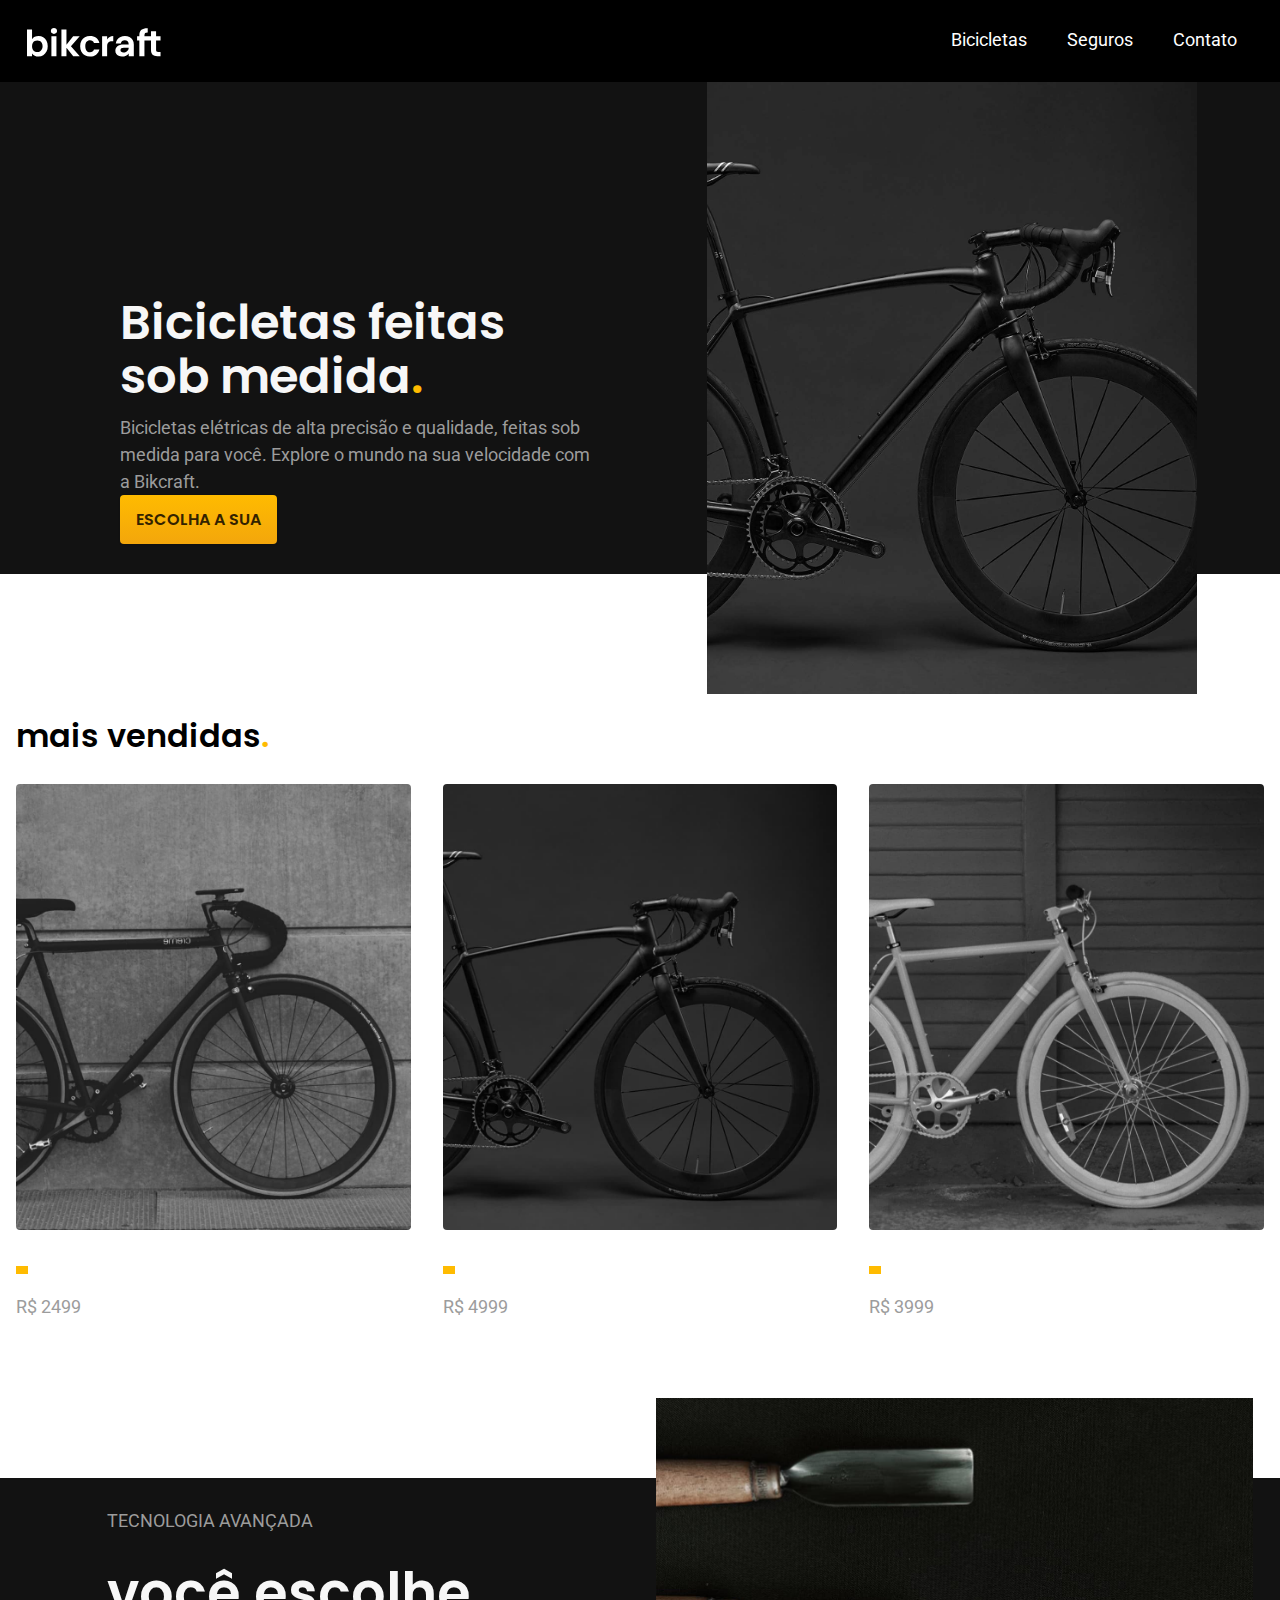
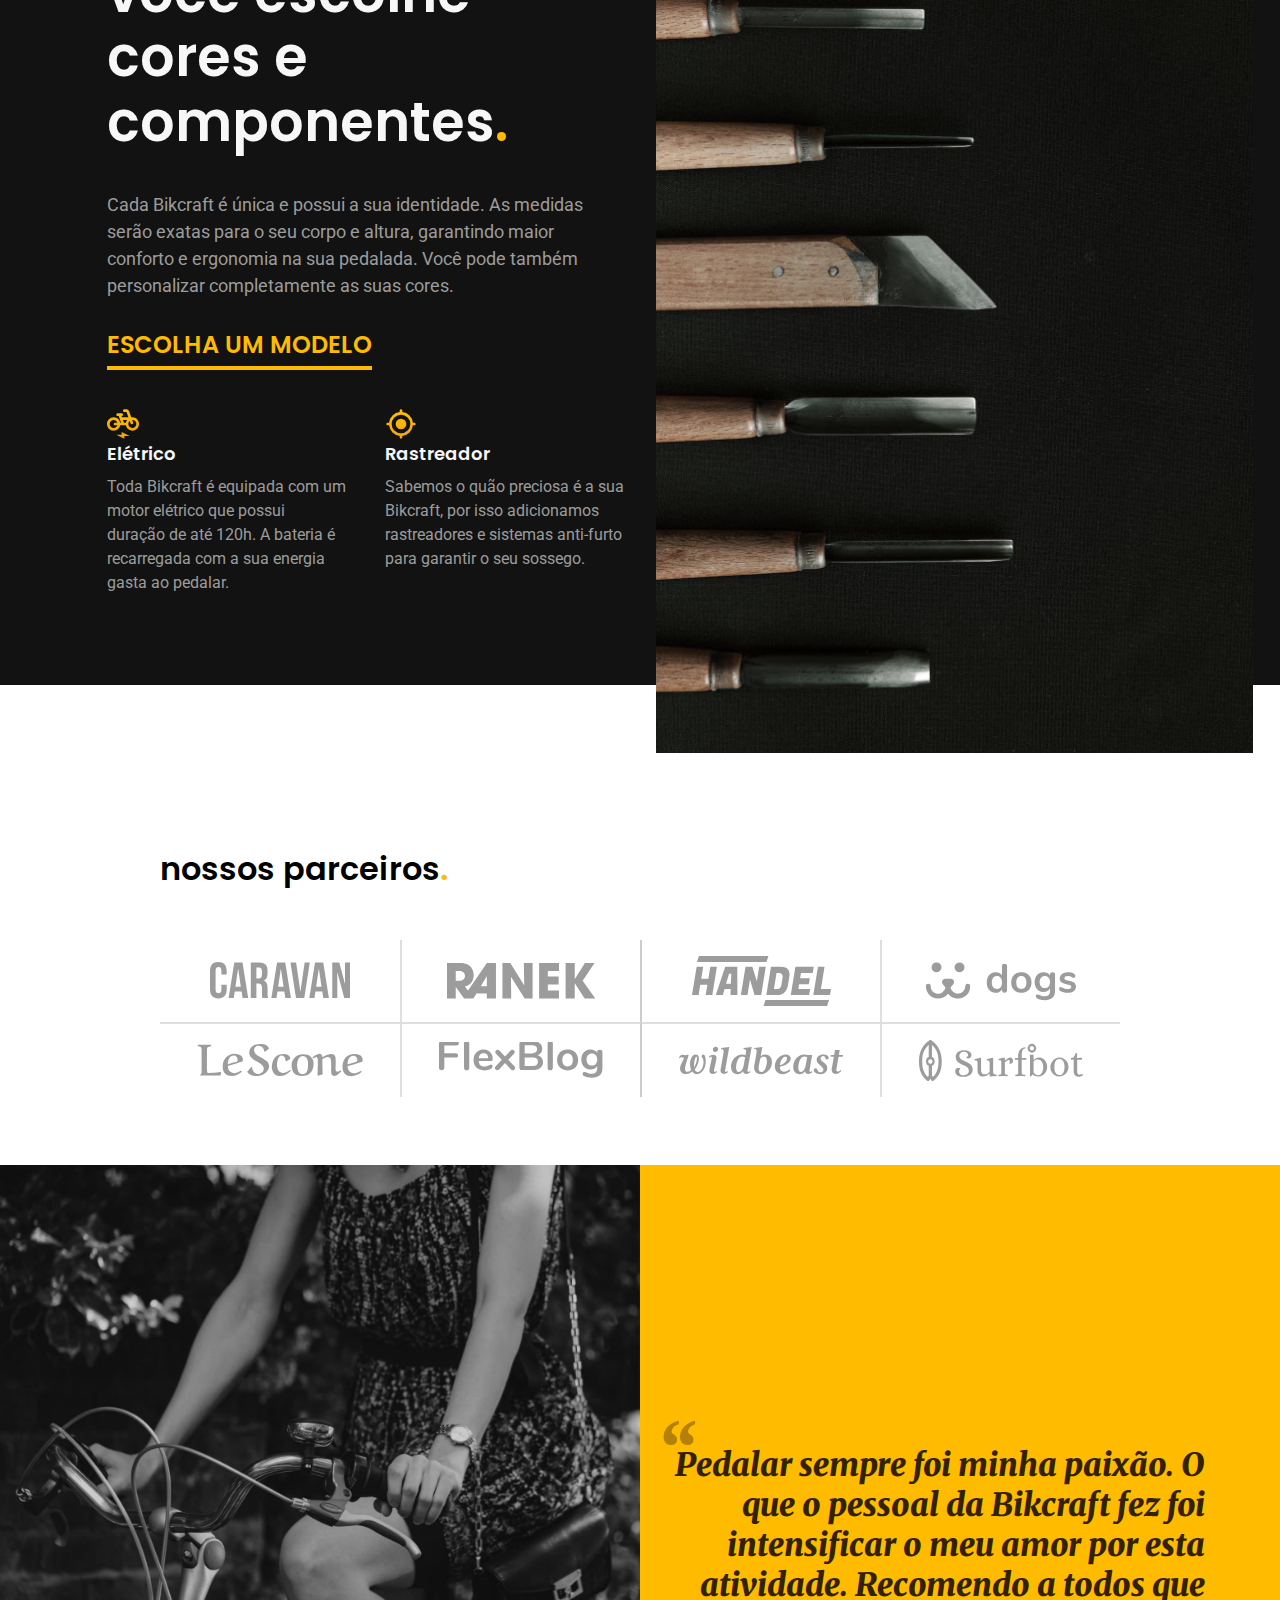
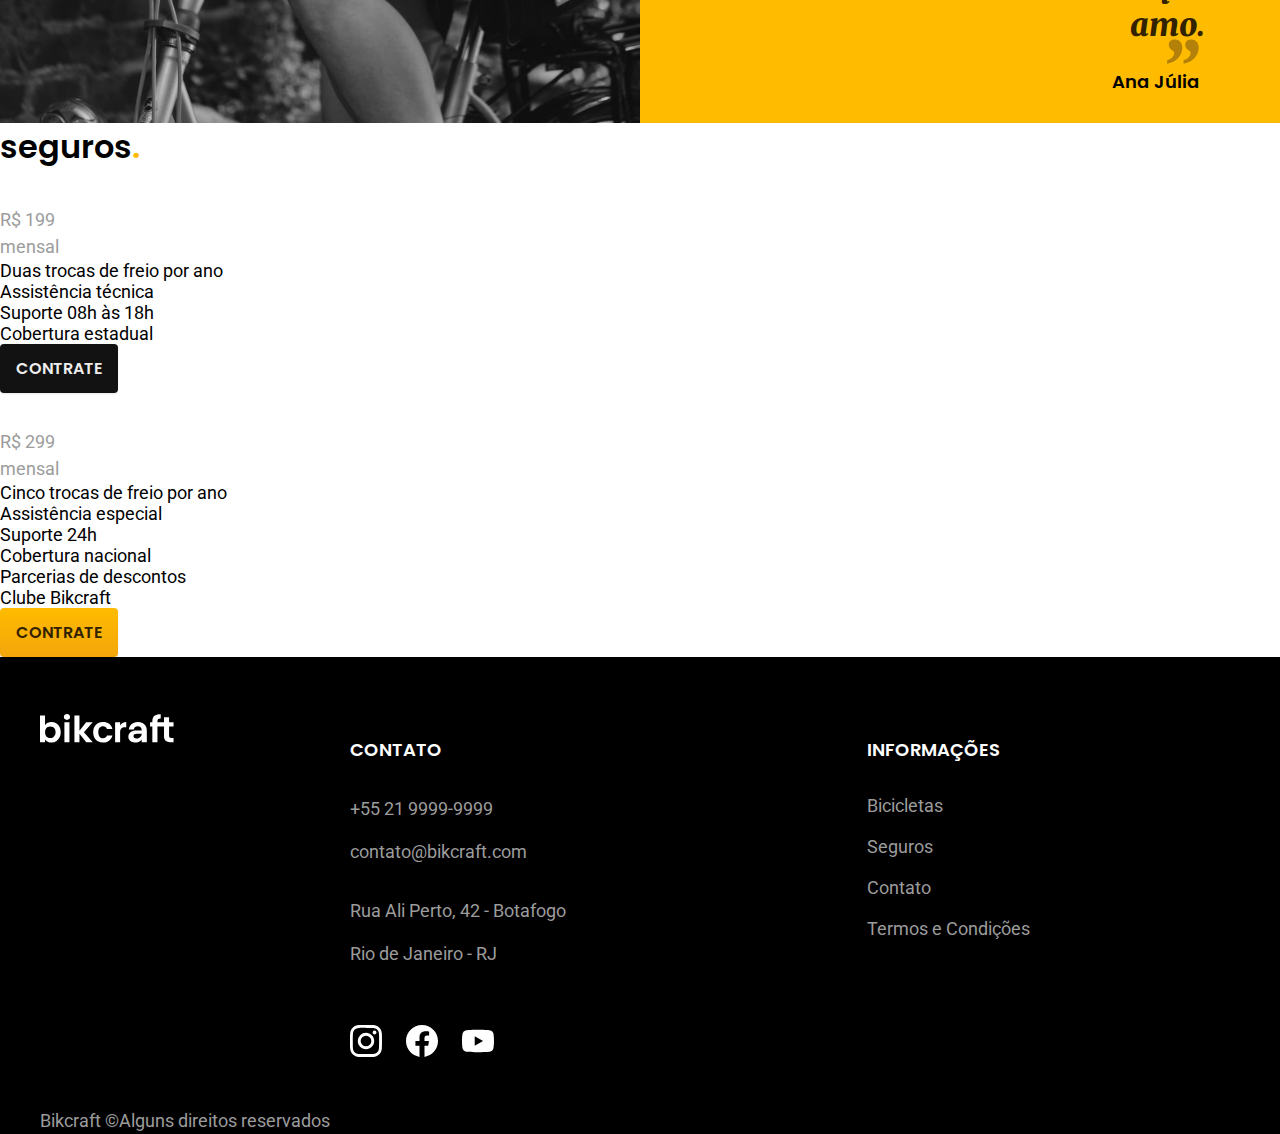
<file: index.html>
<!DOCTYPE html>
<html lang="en">
<head>
    <meta charset="UTF-8">
    <meta name="viewport" content="width=device-width, initial-scale=1.0">
    <meta name="description" content="Bike Craft - Origamid's HTML5 and CSS3 course final project solution by Gillian Oliveira.">
    <title>BikCraft Store</title>
    <link rel="preconnect" href="https://fonts.googleapis.com">
    <link rel="preconnect" href="https://fonts.gstatic.com" crossorigin>
    <link href="https://fonts.googleapis.com/css2?family=Roboto:wght@400;500&display=swap" rel="stylesheet">
    <link href="https://fonts.googleapis.com/css2?family=Poppins:wght@400;600&display=swap" rel="stylesheet">
    <link href="https://fonts.googleapis.com/css2?family=Merriweather:ital,wght@1,900&display=swap" rel="stylesheet">
    <link rel="stylesheet" href="./assets/css/style.css">
</head>
<body>
    <header>
        <div class="logo-container">
            <img src="./assets/images/bikcraft.svg" width="90" height="29" alt="Bikcraft logo">
        </div>
        <nav>
            <ul>
                <li><a href="./bikes.html">Bicicletas</a></li>
                <li><a href="./src/insurance.html">Seguros</a></li>
                <li><a href="./contact.html">Contato</a></li>
            </ul>
        </nav>
    </header>
    <main>
        <section class="hero">
            <div class="hero__wrapper">
                <div class="hero__content">
                    <h1>Bicicletas feitas sob medida<span class="period">.</span></h1>
                    <p>Bicicletas elétricas de alta precisão e qualidade, feitas sob medida para você. Explore o mundo na sua velocidade com a Bikcraft.</p>
                    <a href="./src/bikes.html" class="btn">Escolha a sua</a>
                </div>            
                <picture class="img-container">
                    <source srcset="./assets/images/home/introducao.jpg" media="(min-width: 800px)">
                    <img src="./assets/images/bikes/nimbus.jpg" alt="Bike Picture">
                </picture> 
            </div>                       
        </section>
        <article class="products">
            <h2>mais vendidas<span class="period">.</span></h2>
            <ul>
                <li>
                    <a href="">
                        <img src="./assets/images/bikes/magic-home.jpg" alt="">
                        <h3>Magic Might</h3>
                        <p>R$ 2499</p>                        
                    </a>                    
                </li>
                <li>
                    <a href="">
                        <img src="./assets/images/bikes/nimbus-home.jpg" alt="">
                        <h3>Nimbus Stark</h3>
                        <p>R$ 4999</p>
                    </a>                    
                </li>
                <li>
                    <a href="">
                        <img src="./assets/images/bikes/nebula-home.jpg" alt="">
                        <h3>Nebula Cosmic</h3>
                        <p>R$ 3999</p>
                    </a>                  
                </li>
            </ul>            
        </article>
        <section class="tech" aria-label="Technology">
            <div class="tech-wrapper">
                <div class="tech_illustration">
                    <img src="./assets/images/home/tecnologia.jpg" alt="">
                </div>            
                <div class="tech__content">
                    <p>Tecnologia Avançada</p>
                    <h2>você escolhe cores e componentes<span class="period">.</span></h2>
                    <p>Cada Bikcraft é única e possui a sua identidade. As medidas serão exatas para o seu corpo e altura, garantindo maior conforto e ergonomia na sua pedalada. Você pode também personalizar completamente as suas cores.</p>
                    <a href="">Escolha um modelo</a>            
                    <div class="tech-type">
                        <div class="tech-type__item">
                            <img src="./assets/images/icons/eletrica.svg" alt="">
                            <p><strong>Elétrico</strong></p>
                            <p>Toda Bikcraft é equipada com um motor elétrico que possui duração de até 120h. A bateria é recarregada com a sua energia gasta ao pedalar.</p>
                        </div> <!--grid-2col__item-->
                        <div class="tech-type__item">
                            <img src="./assets/images/icons/rastreador.svg" alt="">
                            <p><strong>Rastreador</strong></p>
                            <p>Sabemos o quão preciosa é a sua Bikcraft, por isso adicionamos rastreadores e sistemas anti-furto para garantir o seu sossego.</p>
                        </div>             
                    </div>
                </div>
            </div>            
        </section>
        <section class="partners" aria-label="Partners">
            <h2>nossos parceiros<span class="period">.</span></h2>
            <ul>
                <li><img src="./assets/images/partners/caravan.svg" alt=""></li>
                <li><img src="./assets/images/partners/ranek.svg" alt=""></li>
                <li><img src="./assets/images/partners/handel.svg" alt=""></li>
                <li><img src="./assets/images/partners/dogs.svg" alt=""></li>
                <li><img src="./assets/images/partners/lescone.svg" alt=""></li>
                <li><img src="./assets/images/partners/flexblog.svg" alt=""></li>
                <li><img src="./assets/images/partners/wildbeast.svg" alt=""></li>
                <li><img src="./assets/images/partners/surfbot.svg" alt=""></li>
            </ul>                  
        </section>
        <section class="testimonials" aria-label="Testimonial">
            <div class="testimonials__img">
                <img src="./assets/images/home/depoimento.jpg" alt="">
            </div>
            <div class="testimonials__content">
                <blockquote>
                    Pedalar sempre foi minha paixão. O que o pessoal da Bikcraft fez foi intensificar o meu amor por esta atividade. Recomendo a todos que amo.
                </blockquote>
                <span>Ana Júlia</span>
            </div>            
        </section>
    </main>
    <article class="insurance" aria-label="Insurance">
            <h2>seguros<span class="period">.</span></h2>
            <div class="insurance-wrapper">
                <div class="insurance__item">
                    <h3>Prata</h3>
                    <div class="price">
                        <p>R$ 199</p>
                        <p>mensal</p>
                    </div>                
                    <ul>
                        <li>Duas trocas de freio por ano</li>
                        <li>Assistência técnica</li>
                        <li>Suporte 08h às 18h</li>
                        <li>Cobertura estadual</li>
                    </ul>
                    <a href="" class="btn btn-secondary">Contrate</a>
                </div><!--insurance__item-->
                <div class="insurance__item">
                    <h3>Ouro</strong></h3>
                    <div class="price">
                        <p>R$ 299</p>
                        <p>mensal</p>
                    </div>                
                    <ul>
                        <li>Cinco trocas de freio por ano</li>
                        <li>Assistência especial</li>
                        <li>Suporte 24h</li>
                        <li>Cobertura nacional</li>
                        <li>Parcerias de descontos</li>
                        <li>Clube Bikcraft</li>
                    </ul>
                    <a class="btn" href="">Contrate</a>
                </div> <!--insurance__item-->  
            </div>
            
    </article>    
    <footer>
        <div class="footer__content">
            <div class="footer__logo">
                <a href=""><img src="./assets/images/bikcraft.svg" alt=""></a>
            </div>
            <div class="footer__contact">
                <h4>Contato</h4>
                <p>+55 21 9999-9999</p>
                <p>contato@bikcraft.com</p>
                <p>Rua Ali Perto, 42 - Botafogo</p>
                <p>Rio de Janeiro - RJ</p>
            </div> <!--contact-->
            <div class="footer__social">
                <a href=""><img src="./assets/images/social/instagram.svg" alt=""></a>
                <a href=""><img src="./assets/images/social/facebook.svg" alt=""></a>
                <a href=""><img src="./assets/images/social/youtube.svg" alt=""></a>
            </div><!--social-->
            <div class="footer__info">
                <h4>Informações</h4>
                <ul>
                    <li><a href="">Bicicletas</a></li>
                    <li><a href="">Seguros</a></li>
                    <li><a href="">Contato</a></li>
                    <li><a href="">Termos e Condições</a></li>
                </ul>
            </div> 
        </div><!--footer__content-->
              
        <p>Bikcraft &copy;Alguns direitos reservados</p>
    </footer>    
</body>
</html>
</file>
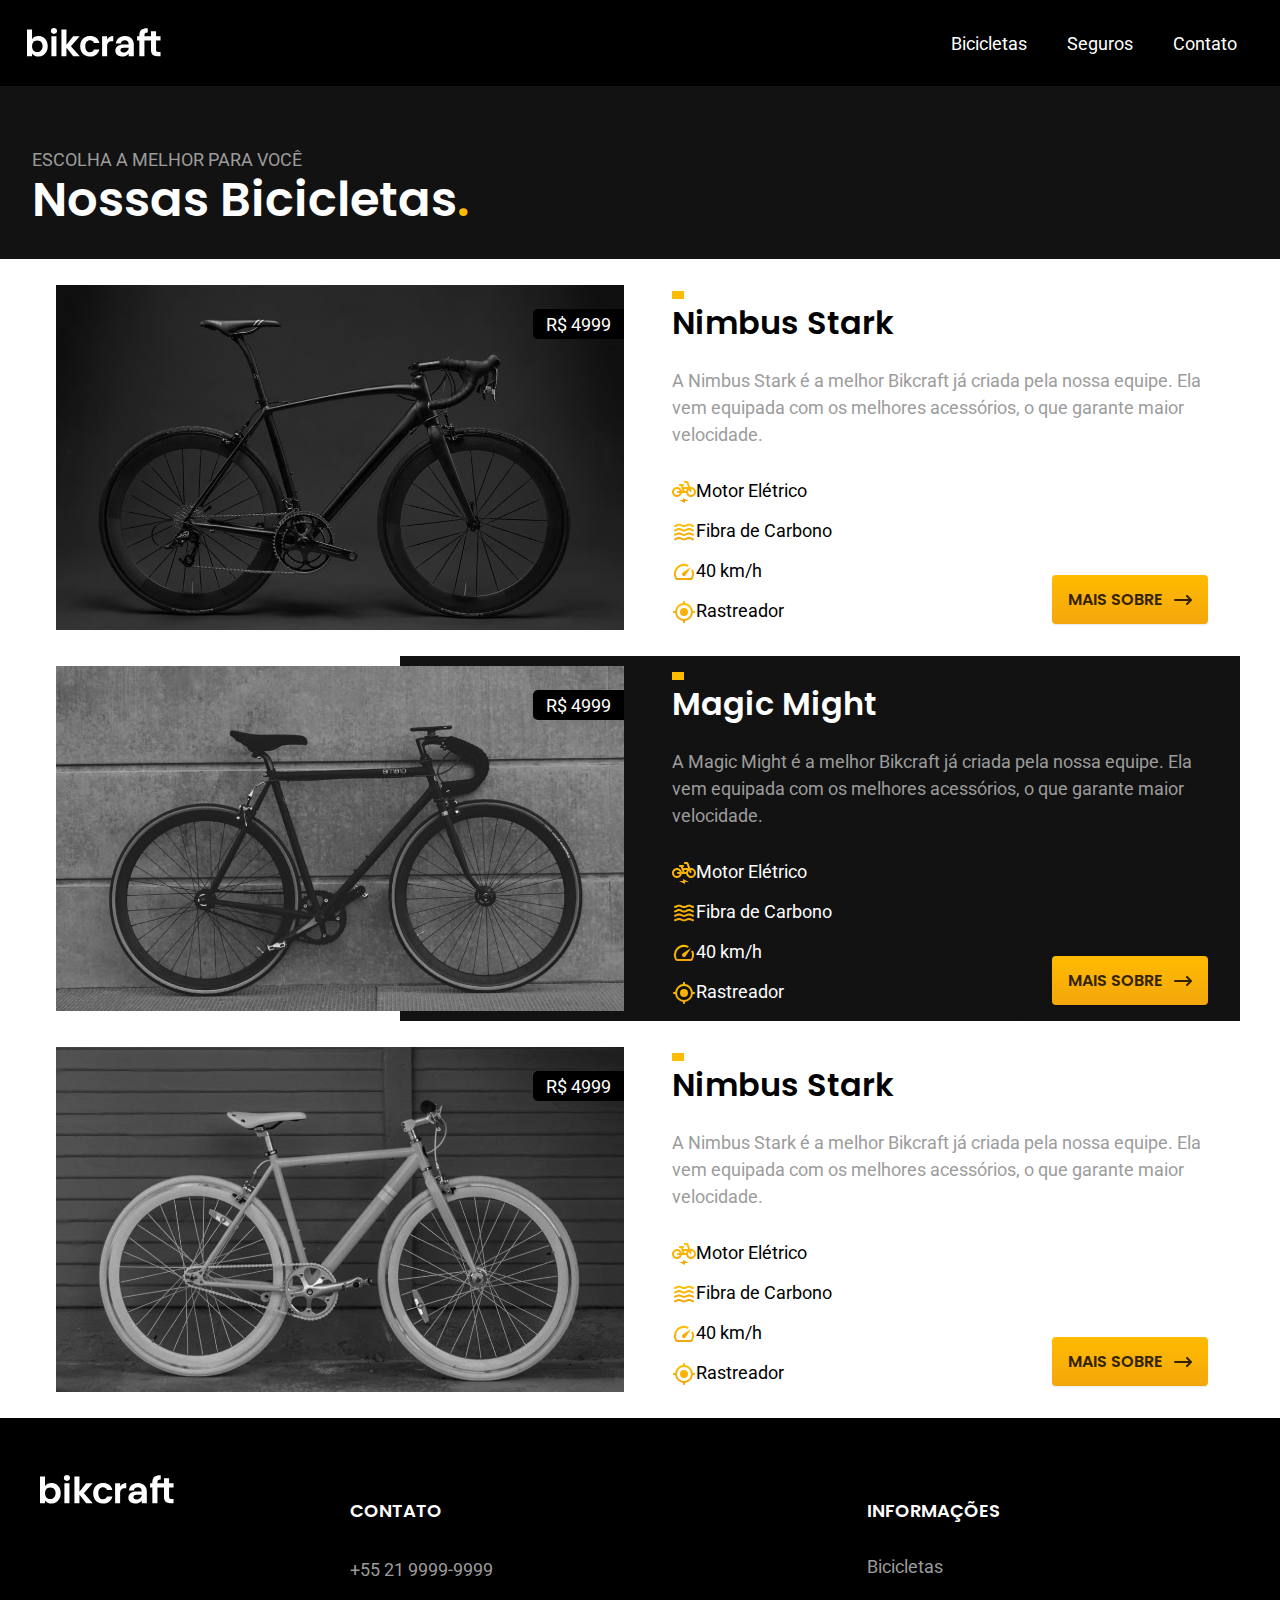
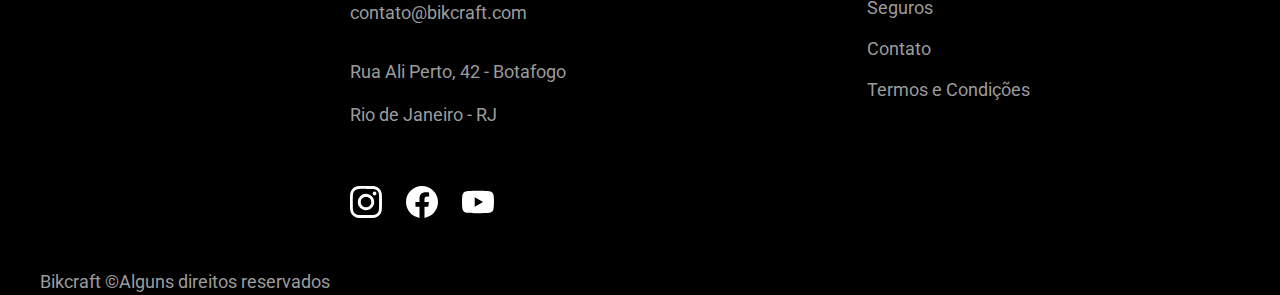
<file: src/bikes.html>
<!DOCTYPE html>
<html lang="en">
<head>
    <meta charset="UTF-8">
    <meta name="viewport" content="width=device-width, initial-scale=1.0">
    <title>Bicicletas | Bikcraft</title>
    <link rel="preconnect" href="https://fonts.googleapis.com">
    <link rel="preconnect" href="https://fonts.gstatic.com" crossorigin>
    <link href="https://fonts.googleapis.com/css2?family=Roboto:wght@400;500&display=swap" rel="stylesheet">
    <link href="https://fonts.googleapis.com/css2?family=Poppins:wght@400;600&display=swap" rel="stylesheet">
    <link rel="stylesheet" href="../assets/css/style.css">
</head>
<body>
    <header>
        <div class="logo-container">
            <a href="../index.html"><img src="../assets/images/bikcraft.svg" width="90" height="29" alt="Bikcraft logo"></a>
        </div>
        <nav>
            <ul>
                <li><a href="./src/bikes.html">Bicicletas</a></li>
                <li><a href="./src/insurance.html">Seguros</a></li>
                <li><a href="./src/contact.html">Contato</a></li>
            </ul>
        </nav>
    </header>

    <main id="bikes">
        <div class="title-container">
            <p class="subtitle">Escolha a melhor para você</p>
            <h1>Nossas Bicicletas<span class="period">.</span></h1>        
        </div>

        <section class="card">
            <div class="card__img">
                <img src="../assets/images/bikes/nimbus.jpg" alt="Nebula Bike">
                <p class="price-tag">R$ 4999</p>
            </div>
            <div class="card__content">
                <h2>Nimbus Stark</h2>
                <p>A Nimbus Stark é a melhor Bikcraft já criada pela nossa equipe. Ela vem equipada com os melhores acessórios, o que garante maior velocidade.</p>
                <ul>
                    <li>
                        <img src="../assets/images/icons/eletrica.svg" alt="">
                        Motor Elétrico
                    </li>
                    <li>
                        <img src="../assets/images/icons/carbono.svg" alt="">
                        Fibra de Carbono</li>
                    <li>
                        <img src="../assets/images/icons/velocidade.svg" alt="">
                        40 km/h
                    </li>
                    <li>
                        <img src="../assets/images/icons/rastreador.svg" alt="">
                        Rastreador
                    </li>
                </ul>
                <a href="./nimbus-stark.html" class="btn btn-arrow">Mais sobre</a>
            </div>         
        </section>
        <section class="card">
            <div class="card__img">
                <img src="../assets/images/bikes/magic.jpg" alt="Magic Might">
                <p class="price-tag">R$ 4999</p>
            </div>
            <div class="card__content">
                <h2>Magic Might</h2>
                <p>A Magic Might é a melhor Bikcraft já criada pela nossa equipe. Ela vem equipada com os melhores acessórios, o que garante maior velocidade.</p>
                <ul>
                    <li>
                        <img src="../assets/images/icons/eletrica.svg" alt="">
                        Motor Elétrico
                    </li>
                    <li>
                        <img src="../assets/images/icons/carbono.svg" alt="">
                        Fibra de Carbono</li>
                    <li>
                        <img src="../assets/images/icons/velocidade.svg" alt="">
                        40 km/h
                    </li>
                    <li>
                        <img src="../assets/images/icons/rastreador.svg" alt="">
                        Rastreador
                    </li>
                </ul>
                <a href="" class="btn btn-arrow">Mais sobre</a>
            </div>         
        </section>
        <section class="card">
            <div class="card__img">
                <img src="../assets/images/bikes/nebula.jpg" alt="Nebula Cosmic Bike">
                <p class="price-tag">R$ 4999</p>
            </div>
            <div class="card__content">
                <h2>Nimbus Stark</h2>
                <p>A Nimbus Stark é a melhor Bikcraft já criada pela nossa equipe. Ela vem equipada com os melhores acessórios, o que garante maior velocidade.</p>
                <ul>
                    <li>
                        <img src="../assets/images/icons/eletrica.svg" alt="">
                        Motor Elétrico
                    </li>
                    <li>
                        <img src="../assets/images/icons/carbono.svg" alt="">
                        Fibra de Carbono</li>
                    <li>
                        <img src="../assets/images/icons/velocidade.svg" alt="">
                        40 km/h
                    </li>
                    <li>
                        <img src="../assets/images/icons/rastreador.svg" alt="">
                        Rastreador
                    </li>
                </ul>
                <a href="" class="btn btn-arrow">Mais sobre</a>
            </div>         
        </section>   
             
    </main>

    <footer>
        <div class="footer__content">
            <div class="footer__logo">
                <a href=""><img src="../assets/images/bikcraft.svg" alt="bikcraft logo"></a>
            </div>
            <div class="footer__contact">
                <h4>Contato</h4>
                <p>+55 21 9999-9999</p>
                <p>contato@bikcraft.com</p>
                <p>Rua Ali Perto, 42 - Botafogo</p>
                <p>Rio de Janeiro - RJ</p>
            </div> <!--contact-->
            <div class="footer__social">
                <a href=""><img src="../assets/images/social/instagram.svg" alt="instagram icon"></a>
                <a href=""><img src="../assets/images/social/facebook.svg" alt="facebook icon"></a>
                <a href=""><img src="../assets/images/social/youtube.svg" alt="youtube icon"></a>
            </div><!--social-->
            <div class="footer__info">
                <h4>Informações</h4>
                <ul>
                    <li><a href="">Bicicletas</a></li>
                    <li><a href="">Seguros</a></li>
                    <li><a href="">Contato</a></li>
                    <li><a href="">Termos e Condições</a></li>
                </ul>
            </div> 
        </div><!--footer__content-->
              
        <p>Bikcraft &copy;Alguns direitos reservados</p>
    </footer>    
</body>
</html>
</file>
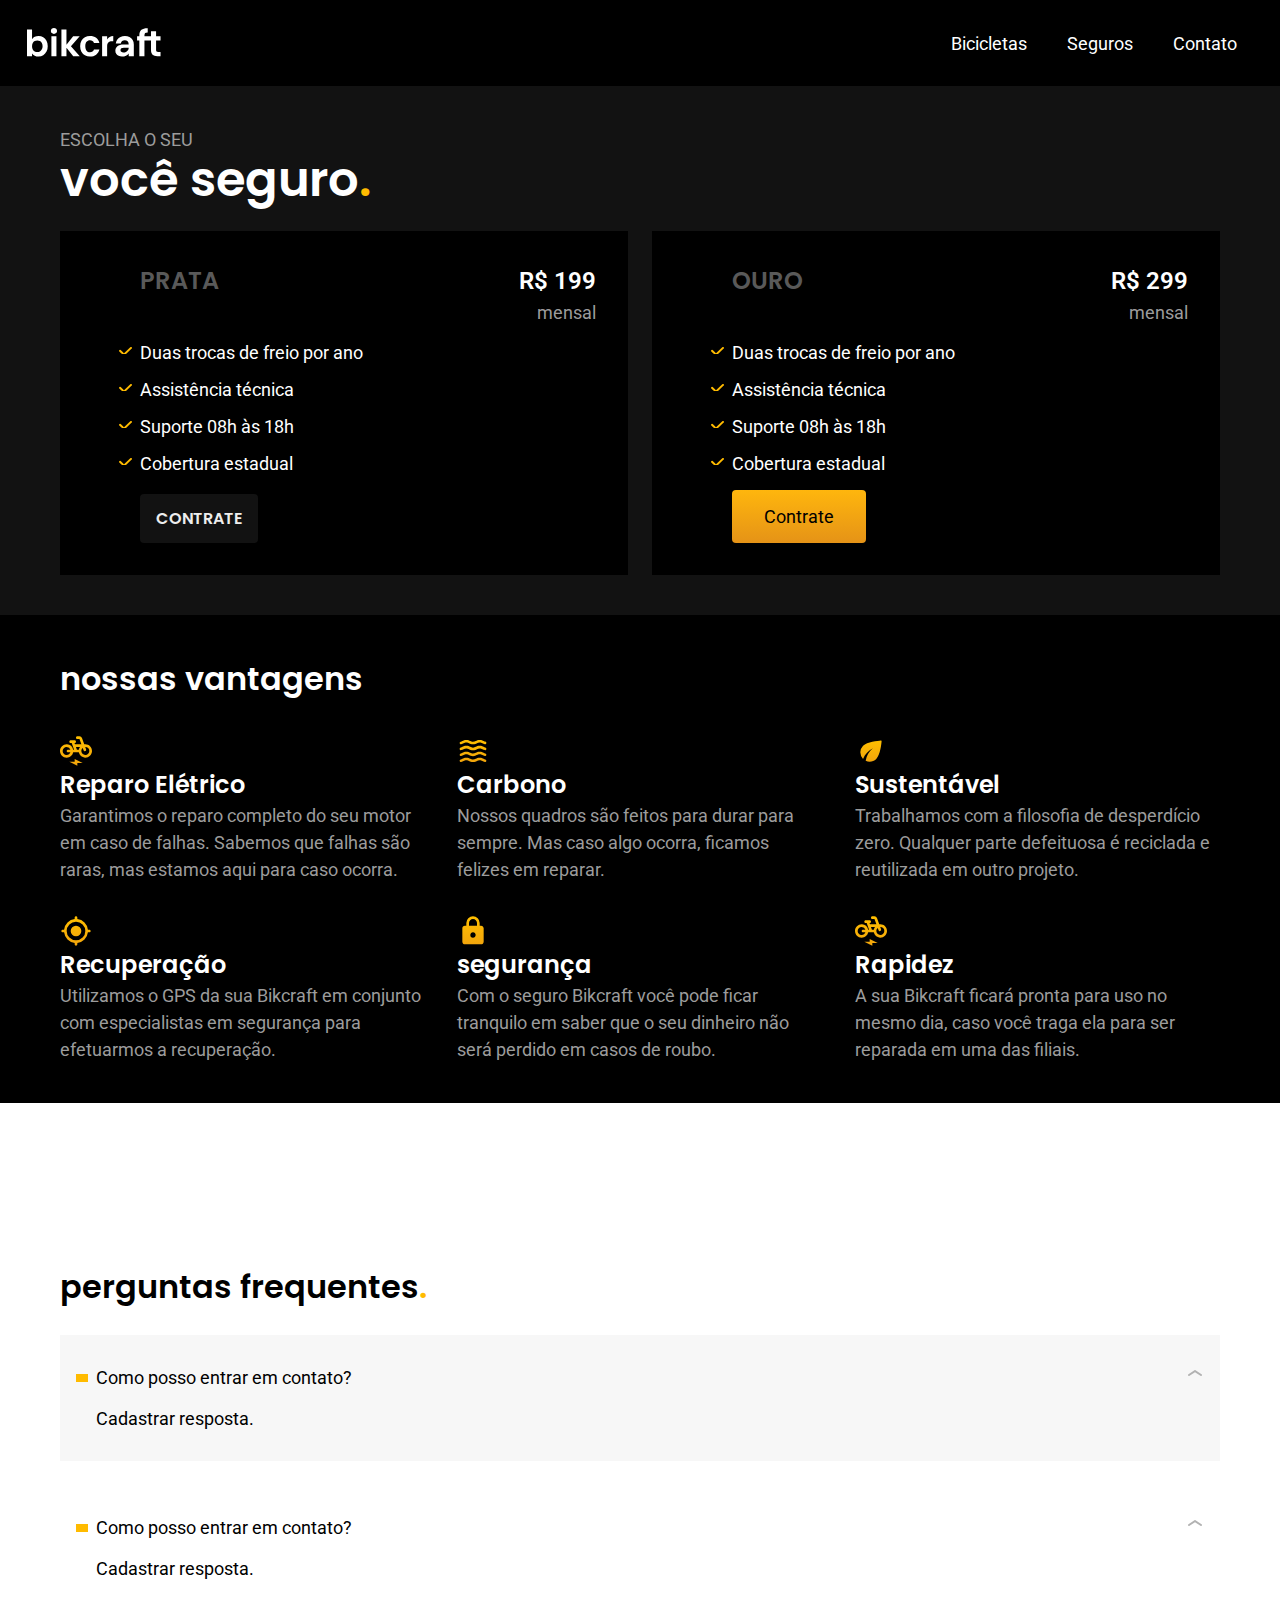
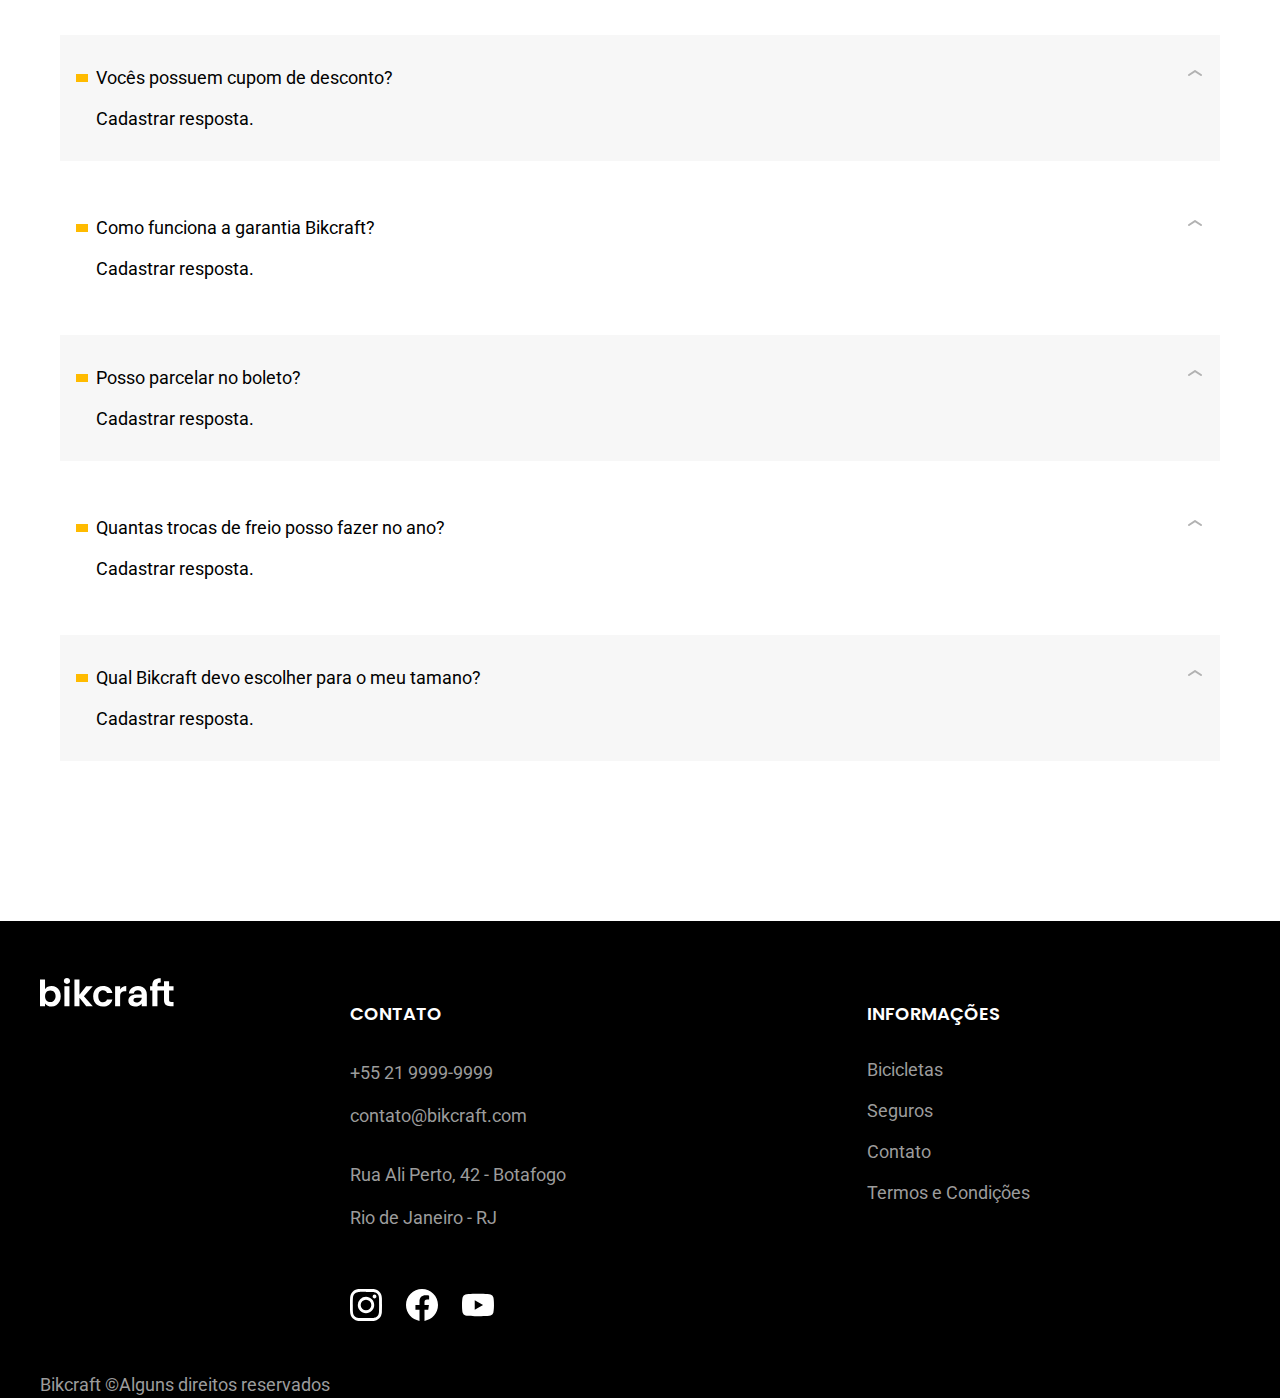
<file: src/insurance.html>
<!DOCTYPE html>
<html lang="en">
<head>
    <meta charset="UTF-8">
    <meta name="viewport" content="width=device-width, initial-scale=1.0">
    <title>Seguro | Bikcraft</title>
    <link rel="preconnect" href="https://fonts.googleapis.com" />
    <link rel="preconnect" href="https://fonts.gstatic.com" crossorigin />
    <link href="https://fonts.googleapis.com/css2?family=Roboto:wght@400;500&display=swap" rel="stylesheet"/>
    <link href="https://fonts.googleapis.com/css2?family=Poppins:wght@400;600&display=swap" rel="stylesheet"/>
    <link rel="stylesheet" href="../assets/css/style.css" />
</head>
<body>
    <header>
        <div class="logo-container">
          <a href="../index.html">
            <img src="../assets/images/bikcraft.svg" width="90" height="29" alt="Bikcraft logo"/>
          </a>
        </div>
        <nav>
          <ul>
            <li><a href="./src/bikes.html">Bicicletas</a></li>
            <li><a href="./src/insurance.html">Seguros</a></li>
            <li><a href="./src/contact.html">Contato</a></li>
          </ul>
        </nav>
      </header>
      <main id="insurance" class="bkg-gray">
        <article class="insurance__grid container">
            <div class="insurance__title">
                <p class="subtitle">Escolha o seu</p>
                <h1>você seguro<span class="period">.</span></h1>
            </div><!--insurance__title-->            
            <section class="insurance-item bkg-dark">
                <h3>Prata</h3>
                <div class="insurance-item__price">
                    <p>R$ 199</p>
                    <p>mensal</p>
                </div><!--price-->
                <ul class="insurance-item__list">
                    <li>Duas trocas de freio por ano</li>
                    <li>Assistência técnica</li>
                    <li>Suporte 08h às 18h</li>
                    <li>Cobertura estadual</li>
                </ul>
                <a href="" class="btn btn-secondary">Contrate</a>
            </section>
            <section class="insurance-item bkg-dark">
                <h3>Ouro</h3>
                <div class="insurance-item__price">
                    <p>R$ 299</p>
                    <p>mensal</p>
                </div><!--price-->
                <ul class="insurance-item__list">
                    <li>Duas trocas de freio por ano</li>
                    <li>Assistência técnica</li>
                    <li>Suporte 08h às 18h</li>
                    <li>Cobertura estadual</li>
                </ul>
                <a href="" class="btn-button ">Contrate</a>
            </section>
          </article>
            <section class="bkg-dark">
              <div class="benefits container">
                <h2>nossas vantagens</h2>
              <div class="benefits__item">
                <img src="./../assets/images/icons/eletrica.svg" alt="">
                <h3>Reparo Elétrico</h3>
                <p>Garantimos o reparo completo do seu motor em caso de falhas. Sabemos que falhas são raras, mas estamos aqui para caso ocorra.</p>
              </div><!--benefits__item-->
              <div class="benefits__item">
                <img src="./../assets/images/icons/carbono.svg" alt="">
                <h3>Carbono</h3>
                <p>Nossos quadros são feitos para durar para sempre. Mas caso algo ocorra, ficamos felizes em reparar.</p>
              </div><!--benefits__item-->
              <div class="benefits__item">
                <img src="./../assets/images/icons/sustentavel.svg" alt="">
                <h3>Sustentável</h3>
                <p>Trabalhamos com a filosofia de desperdício zero. Qualquer parte defeituosa é reciclada e reutilizada em outro projeto.</p>
              </div><!--benefits__item-->
              <div class="benefits__item">
                <img src="./../assets/images/icons/rastreador.svg" alt="">
                <h3>Recuperação</h3>
                <p>Utilizamos o GPS da sua Bikcraft em conjunto com especialistas em segurança para efetuarmos a recuperação.</p>
              </div><!--benefits__item-->
              <div class="benefits__item">
                <img src="./../assets/images/icons/seguro.svg" alt="">
                <h3>segurança</h3>
                <p>Com o seguro Bikcraft você pode ficar tranquilo em saber que o seu dinheiro não será perdido em casos de roubo.</p>
              </div><!--benefits__item-->
              <div class="benefits__item">
                <img src="./../assets/images/icons/eletrica.svg" alt="">
                <h3>Rapidez</h3>
                <p>A sua Bikcraft ficará pronta para uso no mesmo dia, caso você traga ela para ser reparada em uma das filiais.</p>
              </div><!--benefits__item-->
              </div>              
            </section>
          

            <section  class="faq">
              <div class="container">
                <h2>perguntas frequentes<span class="period">.</span></h2>
              <div class="faq__item">
                <dt class="question">Como posso entrar em contato?</dt>
                <dd class="answer">
                  Cadastrar resposta.
                </dd>
              </div><!--faq__item-->
              <div class="faq__item">
                <dt class="question">Como posso entrar em contato?</dt>
                <dd class="answer">
                  Cadastrar resposta.
                </dd>
              </div><!--faq__item-->
              <div class="faq__item">
                <dt class="question">Vocês possuem cupom de desconto?</dt>
                <dd class="answer">
                  Cadastrar resposta.
                </dd>
              </div><!--faq__item-->
              <div class="faq__item">
                <dt class="question">Como funciona a garantia Bikcraft?</dt>
                <dd class="answer">
                  Cadastrar resposta.
                </dd>
              </div><!--faq__item-->
              <div class="faq__item">
                <dt class="question">Posso parcelar no boleto?</dt>
                <dd class="answer">
                  Cadastrar resposta.
                </dd>
              </div><!--faq__item-->
              <div class="faq__item">
                <dt class="question">Quantas trocas de freio posso fazer no ano?</dt>
                <dd class="answer">
                  Cadastrar resposta.
                </dd>
              </div><!--faq__item-->
              <div class="faq__item">
                <dt class="question">Qual Bikcraft devo escolher para o meu tamano?</dt>
                <dd class="answer">
                  Cadastrar resposta.
                </dd>
              </div><!--faq__item-->
            </div><!--faq container-->   
            </section>


            </div> <!--container-->

        </article>

      </main>
      <footer>
        <div class="footer__content">
          <div class="footer__logo">
            <a href=""
              ><img src="../assets/images/bikcraft.svg" alt="bikcraft logo"
            /></a>
          </div>
          <div class="footer__contact">
            <h4>Contato</h4>
            <p>+55 21 9999-9999</p>
            <p>contato@bikcraft.com</p>
            <p>Rua Ali Perto, 42 - Botafogo</p>
            <p>Rio de Janeiro - RJ</p>
          </div>
          <!--contact-->
          <div class="footer__social">
            <a href=""
              ><img
                src="../assets/images/social/instagram.svg"
                alt="instagram icon"
            /></a>
            <a href=""
              ><img
                src="../assets/images/social/facebook.svg"
                alt="facebook icon"
            /></a>
            <a href=""
              ><img src="../assets/images/social/youtube.svg" alt="youtube icon"
            /></a>
          </div>
          <!--social-->
          <div class="footer__info">
            <h4>Informações</h4>
            <ul>
              <li><a href="">Bicicletas</a></li>
              <li><a href="">Seguros</a></li>
              <li><a href="">Contato</a></li>
              <li><a href="">Termos e Condições</a></li>
            </ul>
          </div>
        </div>
        <!--footer__content-->
  
        <p>Bikcraft &copy;Alguns direitos reservados</p>
      </footer>

</body>
</html>
</file>
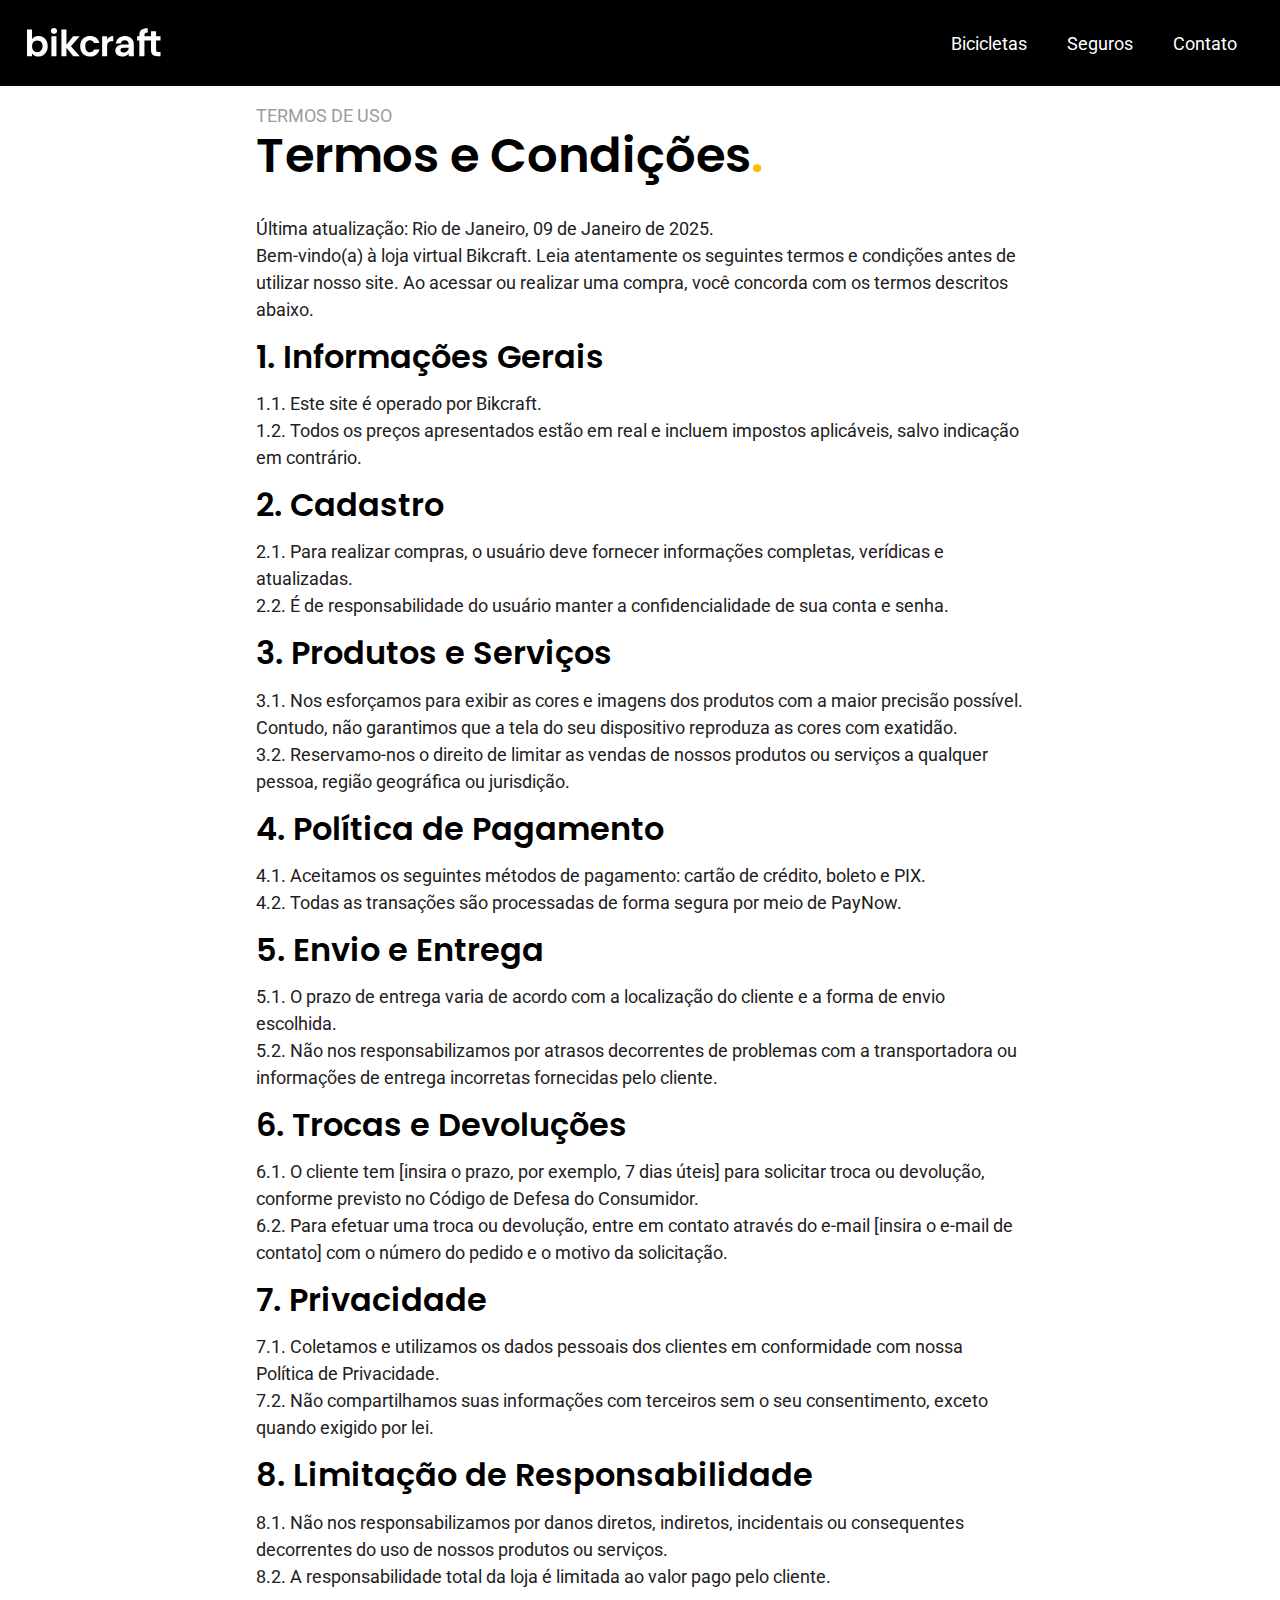
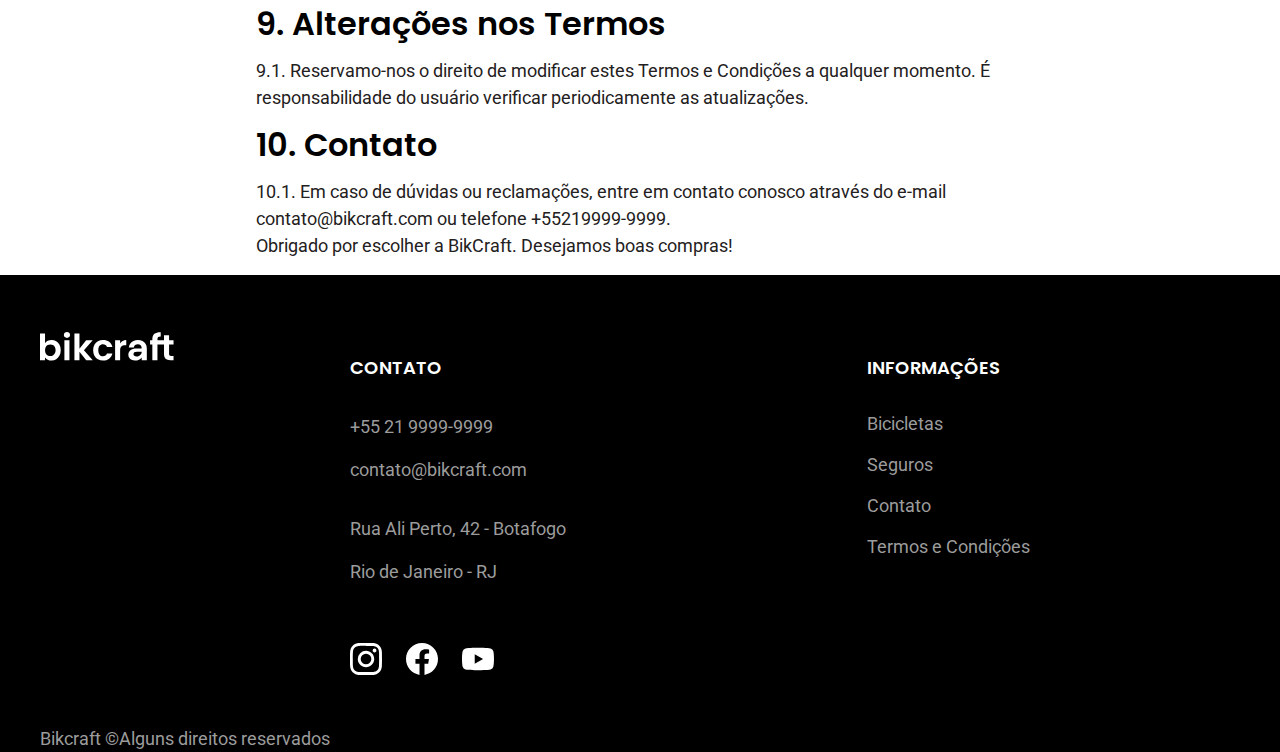
<file: src/terms-and-conditions.html>
<!DOCTYPE html>
<html lang="en">
<head>
    <meta charset="UTF-8">
    <meta name="viewport" content="width=device-width, initial-scale=1.0">
    <title>Bikcraft | Terms and Conditions</title>
    <link rel="preconnect" href="https://fonts.googleapis.com">
    <link rel="preconnect" href="https://fonts.gstatic.com" crossorigin>
    <link href="https://fonts.googleapis.com/css2?family=Roboto:wght@400;500&display=swap" rel="stylesheet">
    <link href="https://fonts.googleapis.com/css2?family=Poppins:wght@400;600&display=swap" rel="stylesheet">
    <link rel="stylesheet" href="../assets/css/style.css">
</head>
<body>
    <header>
        <div class="logo-container">
            <a href="../index.html"><img src="../assets/images/bikcraft.svg" width="90" height="29" alt="Bikcraft logo"></a>
        </div>
        <nav>
            <ul>
                <li><a href="./src/bikes.html">Bicicletas</a></li>
                <li><a href="./src/insurance.html">Seguros</a></li>
                <li><a href="./src/contact.html">Contato</a></li>
            </ul>
        </nav>
    </header>

    <main>
        <div class="wrapper">
            <p class="subtitle">Termos de Uso</p>
            <h1>Termos e Condições<span class="period">.</span></h1>
        </div>
        <div class="wrapper p-dark">
            <p>Última atualização: Rio de Janeiro, 09 de Janeiro de 2025.</p>
            <p>Bem-vindo(a) à loja virtual Bikcraft. Leia atentamente os seguintes termos e condições antes de utilizar nosso site. Ao acessar ou realizar uma compra, você concorda com os termos descritos abaixo.</p>
            <h2 class="section-title">1. Informações Gerais</h2>
                <p>1.1. Este site é operado por Bikcraft.</p>
                <p>1.2. Todos os preços apresentados estão em real e incluem impostos aplicáveis, salvo indicação em contrário.</p>
            <h2 class="section-title">2. Cadastro</h2>
                <p>2.1. Para realizar compras, o usuário deve fornecer informações completas, verídicas e atualizadas.</p>
                <p>2.2. É de responsabilidade do usuário manter a confidencialidade de sua conta e senha.</p>
            <h2 class="section-title">3. Produtos e Serviços</h2>
                <P>3.1. Nos esforçamos para exibir as cores e imagens dos produtos com a maior precisão possível. Contudo, não garantimos que a tela do seu dispositivo reproduza as cores com exatidão.</P>
                <P>3.2. Reservamo-nos o direito de limitar as vendas de nossos produtos ou serviços a qualquer pessoa, região geográfica ou jurisdição.</P>
            <h2 class="section-title">4. Política de Pagamento</h2>
                <P>4.1. Aceitamos os seguintes métodos de pagamento: cartão de crédito, boleto e PIX.</P>
                <p>4.2. Todas as transações são processadas de forma segura por meio de PayNow.</p>
            <h2 class="section-title">5. Envio e Entrega</h2>
                <p>5.1. O prazo de entrega varia de acordo com a localização do cliente e a forma de envio escolhida.</p>
                <p>5.2. Não nos responsabilizamos por atrasos decorrentes de problemas com a transportadora ou informações de entrega incorretas fornecidas pelo cliente.</p>
            <h2 class="section-title">6. Trocas e Devoluções</h2>
                <p>6.1. O cliente tem [insira o prazo, por exemplo, 7 dias úteis] para solicitar troca ou devolução, conforme previsto no Código de Defesa do Consumidor.</p>
                <p>6.2. Para efetuar uma troca ou devolução, entre em contato através do e-mail [insira o e-mail de contato] com o número do pedido e o motivo da solicitação.</p>
            <h2 class="section-title">7. Privacidade</h2>
                <p>7.1. Coletamos e utilizamos os dados pessoais dos clientes em conformidade com nossa Política de Privacidade.</p>
                <p>7.2. Não compartilhamos suas informações com terceiros sem o seu consentimento, exceto quando exigido por lei.</p>
            <h2 class="section-title">8. Limitação de Responsabilidade</h2>
                <p>8.1. Não nos responsabilizamos por danos diretos, indiretos, incidentais ou consequentes decorrentes do uso de nossos produtos ou serviços.</p>
                <p>8.2. A responsabilidade total da loja é limitada ao valor pago pelo cliente.</p>
            <h2 class="section-title">9. Alterações nos Termos</h2>
                <p>9.1. Reservamo-nos o direito de modificar estes Termos e Condições a qualquer momento. É responsabilidade do usuário verificar periodicamente as atualizações.</p>
            <h2 class="section-title">10. Contato</h2>
                <p>10.1. Em caso de dúvidas ou reclamações, entre em contato conosco através do e-mail contato@bikcraft.com ou telefone +55219999-9999.</p>
            <p>Obrigado por escolher a BikCraft. Desejamos boas compras!</p>
        </div>        
    </main>

    <footer>
        <div class="footer__content">
            <div class="footer__logo">
                <a href=""><img src="../assets/images/bikcraft.svg" alt="bikcraft logo"></a>
            </div>
            <div class="footer__contact">
                <h4>Contato</h4>
                <p>+55 21 9999-9999</p>
                <p>contato@bikcraft.com</p>
                <p>Rua Ali Perto, 42 - Botafogo</p>
                <p>Rio de Janeiro - RJ</p>
            </div> <!--contact-->
            <div class="footer__social">
                <a href=""><img src="../assets/images/social/instagram.svg" alt="instagram icon"></a>
                <a href=""><img src="../assets/images/social/facebook.svg" alt="facebook icon"></a>
                <a href=""><img src="../assets/images/social/youtube.svg" alt="youtube icon"></a>
            </div><!--social-->
            <div class="footer__info">
                <h4>Informações</h4>
                <ul>
                    <li><a href="">Bicicletas</a></li>
                    <li><a href="">Seguros</a></li>
                    <li><a href="">Contato</a></li>
                    <li><a href="">Termos e Condições</a></li>
                </ul>
            </div> 
        </div><!--footer__content-->
              
        <p>Bikcraft &copy;Alguns direitos reservados</p>
    </footer>    
</body>
</html>
</file>
<file: assets/css/style.css>
@charset "UTF-8";


@import url("./global/global.css");
@import url("./components/buttons.css");
@import url("./global/header.css");
@import url("./home/hero.css");
@import url("./home/products.css");
@import url("./home/tecnology.css");
@import url("./home/partners.css");
@import url("./home/testmonials.css");
@import url("./components/insurance.css");
@import url("./global/footer.css");
@import url("../css/bikes/nimbus-strark.css");
@import url("../css/contact/contact.css");

@import url("../css/terms-and-conditions/terms-and-conditions.css");
@import url("../css/bikes/bikes.css");

@import url("./media-queries/media-queries.css");
@import url("./media-queries/mq-bikes.css");
@import url("./media-queries/mq-nimbus-stark.css");
@import url("../css/media-queries/mq-contact.css");
</file>
